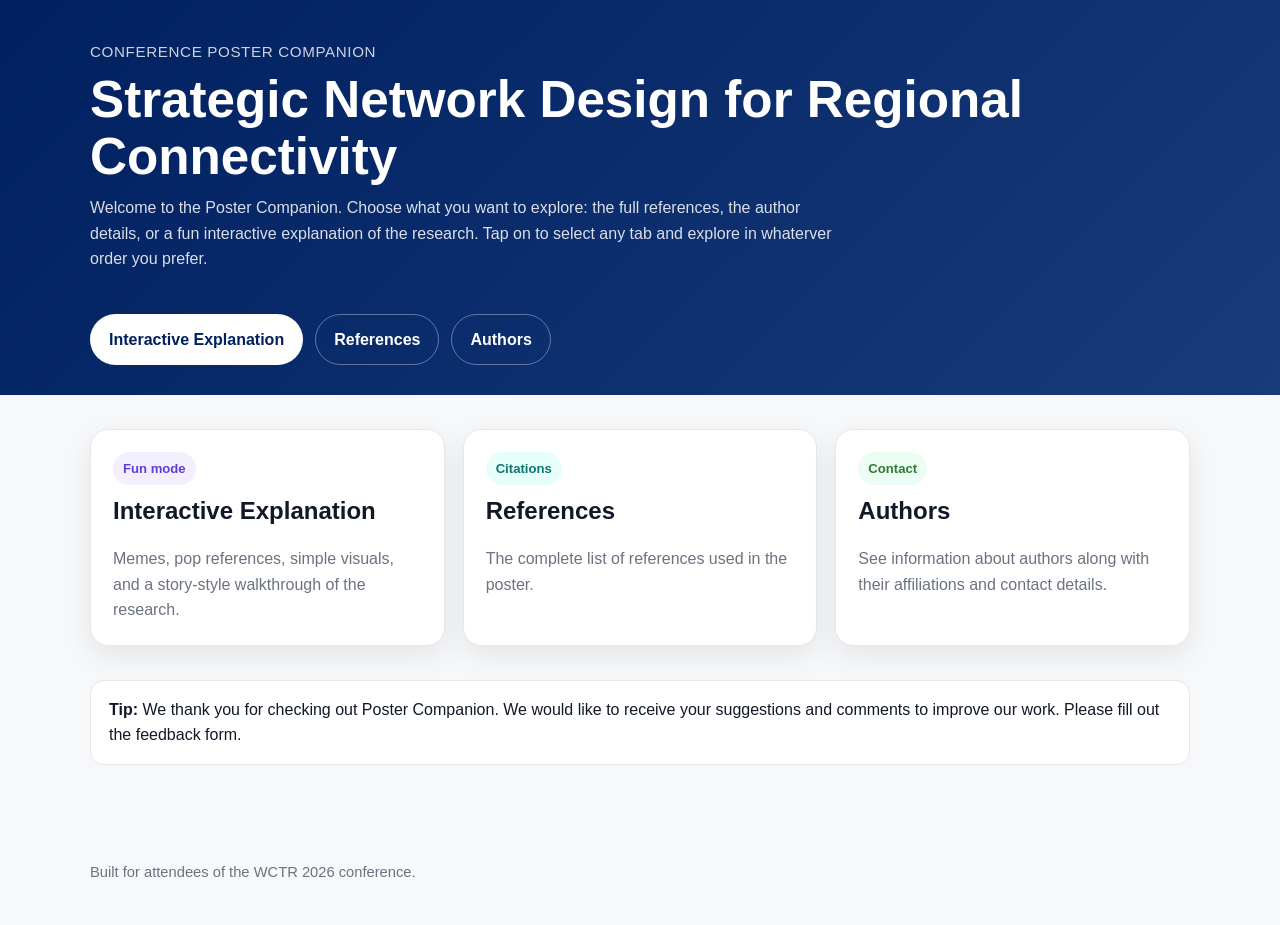
<file: index.html>
<!doctype html>
<html lang="en">
<head>
  <meta charset="utf-8" />
  <meta name="viewport" content="width=device-width,initial-scale=1" />
  <title>Conference Poster Companion</title>
  <link rel="stylesheet" href="styles.css" />
</head>
<body>
  <header class="hero">
    <div class="container">
      <div class="topbar">
        <div>
          <div class="brand">Conference Poster Companion</div>
          <h1 class="page-title">Strategic Network Design for Regional Connectivity</h1>
          <p class="subtitle">
            Welcome to the Poster Companion. Choose what you want to explore:
            the full references, the author details, or a fun interactive explanation of the research. Tap on to select any tab and explore in whaterver order you prefer.
          </p>
        </div>
      </div>

      <div class="hero-actions">
        <a class="btn btn-primary" href="explanation.html">Interactive Explanation</a>
        <a class="btn btn-secondary" href="references.html">References</a>
        <a class="btn btn-secondary" href="authors.html">Authors</a>
      </div>
    </div>
  </header>

  <main class="section">
    <div class="container">
      <div class="grid cards-3">
        <a class="card card-link" href="explanation.html">
          <span class="tag purple">Fun mode</span>
          <h2>Interactive Explanation</h2>
          <p>Memes, pop references, simple visuals, and a story-style walkthrough of the research.</p>
        </a>

        <a class="card card-link" href="references.html">
          <span class="tag teal">Citations</span>
          <h2>References</h2>
          <p>The complete list of references used in the poster.</p>
        </a>

        <a class="card card-link" href="authors.html">
          <span class="tag green">Contact</span>
          <h2>Authors</h2>
          <p>See information about authors along with their affiliations and contact details.</p>
        </a>
      </div>

      <div class="section">
       <div class="note">
        <strong>Tip:</strong> We thank you for checking out Poster Companion. We would like to receive your suggestions and comments to improve our work. Please fill out the
        <a href="https://forms.gle/PcdXLLpc63JHML6s5" target="_blank" rel="noopener noreferrer">
         feedback form.
        </a>
     </div>
   </div>
    </div>
  </main>

  <footer class="footer">
    <div class="container">
      Built for attendees of the WCTR 2026 conference.
    </div>
  </footer>
</body>
</html>
</file>
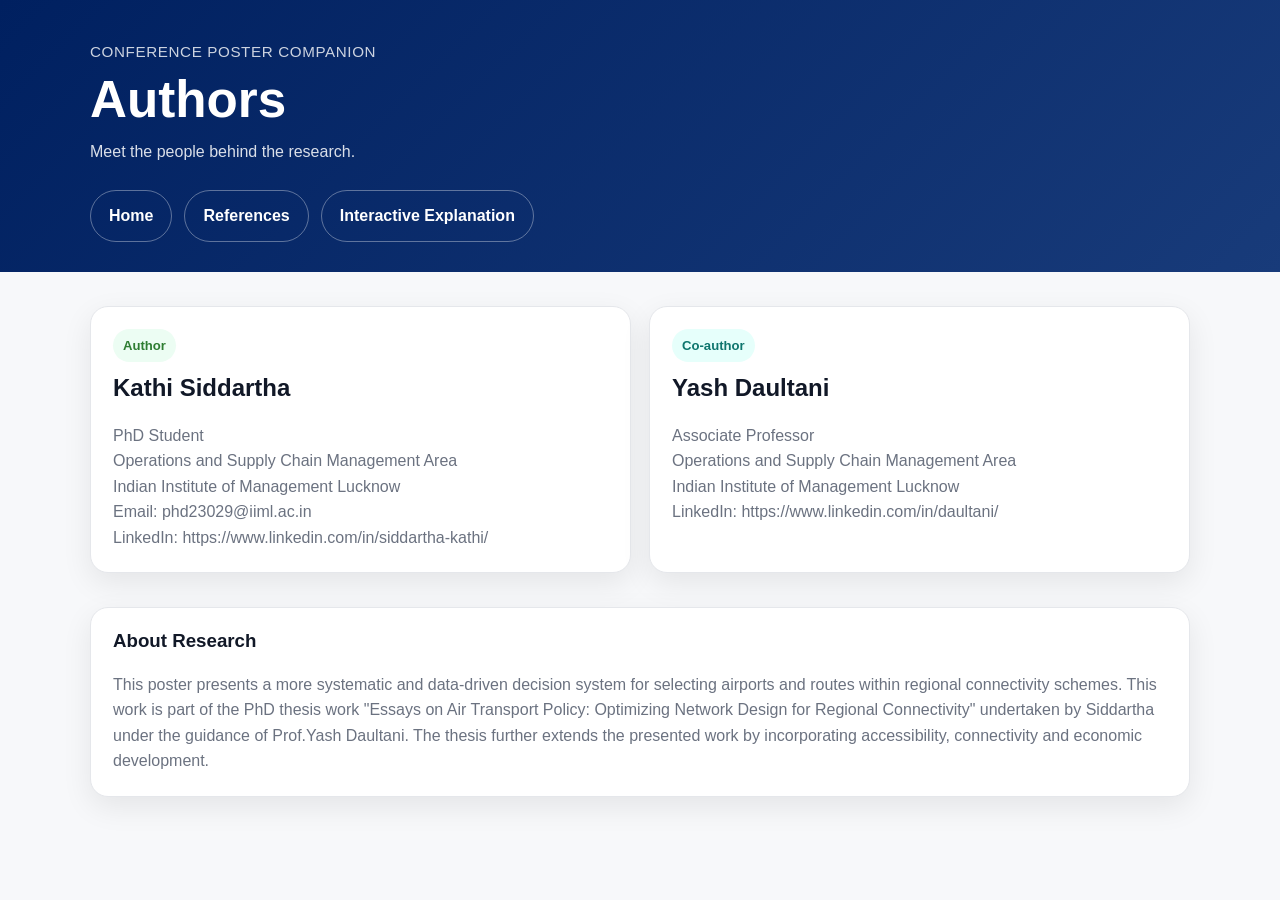
<file: authors.html>
<!doctype html>
<html lang="en">
<head>
  <meta charset="utf-8" />
  <meta name="viewport" content="width=device-width,initial-scale=1" />
  <title>Authors</title>
  <link rel="stylesheet" href="styles.css" />
</head>
<body>
  <header class="hero">
    <div class="container">
      <div class="brand">Conference Poster Companion</div>
      <h1 class="page-title">Authors</h1>
      <p class="subtitle">Meet the people behind the research.</p>
      <div class="hero-actions">
        <a class="btn btn-secondary" href="index.html">Home</a>
        <a class="btn btn-secondary" href="references.html">References</a>
        <a class="btn btn-secondary" href="explanation.html">Interactive Explanation</a>
      </div>
    </div>
  </header>

  <main class="section">
    <div class="container">
      <div class="grid cards-2">
        <section class="card">
          <span class="tag green">Author</span>
          <h2>Kathi Siddartha</h2>
          <p>
            PhD Student<br />
            Operations and Supply Chain Management Area<br />
            Indian Institute of Management Lucknow<br />
            Email: <a href="mailto:phd23029@iiml.ac.in">phd23029@iiml.ac.in</a><br />
            LinkedIn: <a href="https://www.linkedin.com/in/siddartha-kathi/" target="_blank" rel="noopener noreferrer">https://www.linkedin.com/in/siddartha-kathi/</a>
          </p>
        </section>

        <section class="card">
          <span class="tag teal">Co-author</span>
          <h2>Yash Daultani</h2>
          <p>
            Associate Professor<br />
            Operations and Supply Chain Management Area<br />
            Indian Institute of Management Lucknow<br />
            LinkedIn: <a href="https://www.linkedin.com/in/daultani/" target="_blank" rel="noopener noreferrer">https://www.linkedin.com/in/daultani/</a>
          </p>
        </section>
      </div>

      <div class="section">
        <section class="card">
          <h3>About Research</h3>
          <p>
            This poster presents a more systematic and data-driven decision system for selecting airports and routes within regional connectivity schemes. This work is part of the PhD thesis work "Essays on Air Transport Policy:
Optimizing Network Design for Regional Connectivity" undertaken by Siddartha under the guidance of Prof.Yash Daultani. The thesis further extends the presented work by incorporating accessibility, connectivity and economic development.
          </p>
        </section>
      </div>
    </div>
  </main>
</body>
</html>
</file>
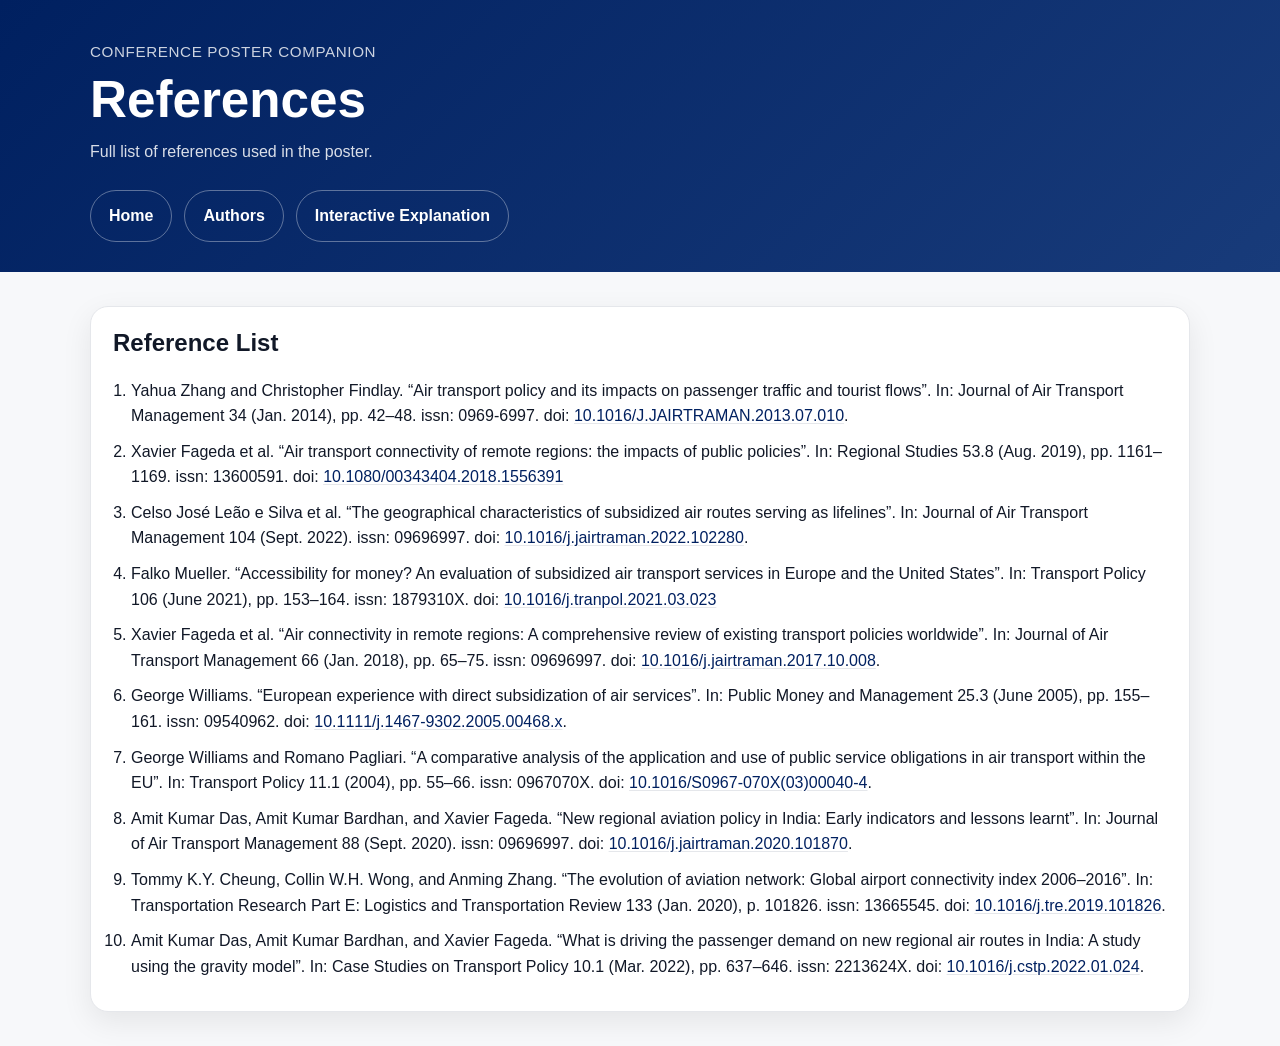
<file: references.html>
<!doctype html>
<html lang="en">
<head>
  <meta charset="utf-8" />
  <meta name="viewport" content="width=device-width,initial-scale=1" />
  <title>References</title>
  <link rel="stylesheet" href="styles.css" />
  <style>
    .doi-link {
      color: var(--navy);
      text-decoration: underline;
      text-decoration-color: var(--border);
      text-underline-offset: 2px;
    }

    .doi-link:hover,
    .doi-link:focus-visible {
      color: var(--teal);
    }
  </style>
</head>
<body>
  <header class="hero">
    <div class="container">
      <div class="brand">Conference Poster Companion</div>
      <h1 class="page-title">References</h1>
      <p class="subtitle">Full list of references used in the poster.</p>
      <div class="hero-actions">
        <a class="btn btn-secondary" href="index.html">Home</a>
        <a class="btn btn-secondary" href="authors.html">Authors</a>
        <a class="btn btn-secondary" href="explanation.html">Interactive Explanation</a>
      </div>
    </div>
  </header>

  <main class="section">
    <div class="container">
      <section class="card">
        <h2>Reference List</h2>

        <ol class="list-clean">
          <li>Yahua Zhang and Christopher Findlay. “Air transport policy and its impacts on passenger traffic and tourist flows”. In: Journal of Air Transport Management 34 (Jan. 2014), pp. 42–48. issn: 0969-6997. doi: <a class="doi-link" href="https://doi.org/10.1016/J.JAIRTRAMAN.2013.07.010" target="_blank" rel="noopener noreferrer">10.1016/J.JAIRTRAMAN.2013.07.010</a>.</li>
          <li>Xavier Fageda et al. “Air transport connectivity of remote regions: the impacts of public policies”. In: Regional Studies 53.8 (Aug. 2019), pp. 1161–1169. issn: 13600591. doi: <a class="doi-link" href="https://doi.org/10.1080/00343404.2018.1556391" target="_blank" rel="noopener noreferrer">10.1080/00343404.2018.1556391</a></li>
          <li>Celso José Leão e Silva et al. “The geographical characteristics of subsidized air routes serving as lifelines”. In: Journal of Air Transport Management 104 (Sept. 2022). issn: 09696997. doi: <a class="doi-link" href="https://doi.org/10.1016/j.jairtraman.2022.102280" target="_blank" rel="noopener noreferrer">10.1016/j.jairtraman.2022.102280</a>.</li>
          <li>Falko Mueller. “Accessibility for money? An evaluation of subsidized air transport services in Europe and the United States”. In: Transport Policy 106 (June 2021), pp. 153–164. issn: 1879310X. doi: <a class="doi-link" href="https://doi.org/10.1016/j.tranpol.2021.03.023" target="_blank" rel="noopener noreferrer">10.1016/j.tranpol.2021.03.023</a></li>
          <li>Xavier Fageda et al. “Air connectivity in remote regions: A comprehensive review of existing transport policies worldwide”. In: Journal of Air Transport Management 66 (Jan. 2018), pp. 65–75. issn: 09696997. doi: <a class="doi-link" href="https://doi.org/10.1016/j.jairtraman.2017.10.008" target="_blank" rel="noopener noreferrer">10.1016/j.jairtraman.2017.10.008</a>.</li>
          <li>George Williams. “European experience with direct subsidization of air services”. In: Public Money and Management 25.3 (June 2005), pp. 155–161. issn: 09540962. doi: <a class="doi-link" href="https://doi.org/10.1111/j.1467-9302.2005.00468.x" target="_blank" rel="noopener noreferrer">10.1111/j.1467-9302.2005.00468.x</a>.</li>
          <li>George Williams and Romano Pagliari. “A comparative analysis of the application and use of public service obligations in air transport within the EU”. In: Transport Policy 11.1 (2004), pp. 55–66. issn: 0967070X. doi: <a class="doi-link" href="https://doi.org/10.1016/S0967-070X(03)00040-4" target="_blank" rel="noopener noreferrer">10.1016/S0967-070X(03)00040-4</a>.</li>
          <li>Amit Kumar Das, Amit Kumar Bardhan, and Xavier Fageda. “New regional aviation policy in India: Early indicators and lessons learnt”. In: Journal of Air Transport Management 88 (Sept. 2020). issn: 09696997. doi: <a class="doi-link" href="https://doi.org/10.1016/j.jairtraman.2020.101870" target="_blank" rel="noopener noreferrer">10.1016/j.jairtraman.2020.101870</a>.</li>
          <li>Tommy K.Y. Cheung, Collin W.H. Wong, and Anming Zhang. “The evolution of aviation network: Global airport connectivity index 2006–2016”. In: Transportation Research Part E: Logistics and Transportation Review 133 (Jan. 2020), p. 101826. issn: 13665545. doi: <a class="doi-link" href="https://doi.org/10.1016/j.tre.2019.101826" target="_blank" rel="noopener noreferrer">10.1016/j.tre.2019.101826</a>.</li>
          <li>Amit Kumar Das, Amit Kumar Bardhan, and Xavier Fageda. “What is driving the passenger demand on new regional air routes in India: A study using the gravity model”. In: Case Studies on Transport Policy 10.1 (Mar. 2022), pp. 637–646. issn: 2213624X. doi: <a class="doi-link" href="https://doi.org/10.1016/j.cstp.2022.01.024" target="_blank" rel="noopener noreferrer">10.1016/j.cstp.2022.01.024</a>.</li>
        </ol>
      </section>
    </div>
  </main>
</body>
</html>
</file>
<file: styles.css>
:root {
  --bg: #f7f8fa;
  --card: #ffffff;
  --text: #111827;
  --muted: #6b7280;
  --border: #e5e7eb;
  --navy: #002060;
  --teal: #0f766e;
  --green: #2e7d32;
  --orange: #c65a11;
  --purple: #5b3fd6;
  --shadow: 0 10px 30px rgba(0, 0, 0, 0.08);
  --radius: 18px;
}

* {
  box-sizing: border-box;
}

html, body {
  margin: 0;
  padding: 0;
  background: var(--bg);
  color: var(--text);
  font-family: Arial, Helvetica, sans-serif;
  line-height: 1.6;
}

a {
  color: inherit;
  text-decoration: none;
}

.container {
  width: min(1100px, calc(100% - 32px));
  margin: 0 auto;
}

.hero {
  background: linear-gradient(135deg, var(--navy), #183b7a);
  color: white;
  padding: 40px 0 30px;
}

.hero .subtitle {
  color: rgba(255, 255, 255, 0.85);
  max-width: 760px;
  margin-top: 10px;
}

.topbar {
  display: flex;
  align-items: center;
  justify-content: space-between;
  gap: 20px;
  flex-wrap: wrap;
}

.brand {
  font-size: 0.95rem;
  letter-spacing: 0.04em;
  text-transform: uppercase;
  color: rgba(255,255,255,0.8);
}

.page-title {
  font-size: clamp(2rem, 4vw, 3.5rem);
  line-height: 1.1;
  margin: 8px 0 0;
}

.hero-actions {
  display: flex;
  flex-wrap: wrap;
  gap: 12px;
  margin-top: 26px;
}

.btn {
  display: inline-block;
  padding: 12px 18px;
  border-radius: 999px;
  font-weight: 700;
  border: 1px solid transparent;
  transition: transform 0.2s ease, box-shadow 0.2s ease, opacity 0.2s ease;
}

.btn:hover {
  transform: translateY(-2px);
  box-shadow: var(--shadow);
}

.btn-primary {
  background: white;
  color: var(--navy);
}

.btn-secondary {
  background: transparent;
  color: white;
  border-color: rgba(255,255,255,0.35);
}

.section {
  padding: 34px 0;
}

.grid {
  display: grid;
  gap: 18px;
}

.cards-3 {
  grid-template-columns: repeat(3, minmax(0, 1fr));
}

.cards-2 {
  grid-template-columns: repeat(2, minmax(0, 1fr));
}

@media (max-width: 900px) {
  .cards-3, .cards-2 {
    grid-template-columns: 1fr;
  }
}

.card {
  background: var(--card);
  border: 1px solid var(--border);
  border-radius: var(--radius);
  box-shadow: var(--shadow);
  padding: 22px;
}

.card h2, .card h3 {
  margin-top: 0;
  line-height: 1.2;
}

.card p {
  color: var(--muted);
  margin-bottom: 0;
}

.card-link {
  display: block;
  height: 100%;
  transition: transform 0.2s ease, box-shadow 0.2s ease;
}

.card-link:hover {
  transform: translateY(-3px);
  box-shadow: 0 14px 34px rgba(0, 0, 0, 0.12);
}

.tag {
  display: inline-block;
  font-size: 0.82rem;
  padding: 6px 10px;
  border-radius: 999px;
  background: #eef2ff;
  color: var(--navy);
  font-weight: 700;
  margin-bottom: 12px;
}

.tag.teal { background: #e6fffb; color: var(--teal); }
.tag.green { background: #ecfdf3; color: var(--green); }
.tag.orange { background: #fff5ec; color: var(--orange); }
.tag.purple { background: #f4efff; color: var(--purple); }

.list-clean {
  padding-left: 18px;
  margin: 0;
}

.list-clean li {
  margin: 10px 0;
}

.muted {
  color: var(--muted);
}

.small {
  font-size: 0.92rem;
}

.figure {
  width: 100%;
  border-radius: 14px;
  border: 1px solid var(--border);
  display: block;
}

.footer {
  padding: 28px 0 40px;
  color: var(--muted);
  font-size: 0.92rem;
}

.note {
  border-left: 5px solid var(--navy);
  background: white;
  padding: 16px 18px;
  border-radius: 14px;
  border: 1px solid var(--border);
}

.meme-row {
  display: flex;
  gap: 16px;
  align-items: flex-start;
  flex-wrap: wrap;
}

.meme-half {
  width: calc(50% - 8px);
}

@media (max-width: 900px) {
  .meme-half {
    width: 100%;
  }
}


/* =========================================
   Flip & Reveal Gamified Grid Styles
   ========================================= */

.flip-card {
  background-color: transparent;
  perspective: 1000px; /* Gives the 3D depth effect */
  min-height: 400px;
  margin-bottom: 20px;
}

.flip-card-inner {
  position: relative;
  width: 100%;
  height: 100%;
  transition: transform 0.7s cubic-bezier(0.4, 0.2, 0.2, 1);
  transform-style: preserve-3d;
  cursor: pointer;
}

/* Triggers the flip on hover (Desktop) and focus/active (Mobile tap) */
.flip-card:hover .flip-card-inner,
.flip-card:focus-within .flip-card-inner {
  transform: rotateY(180deg);
}

.flip-card-front, 
.flip-card-back {
  position: absolute;
  width: 100%;
  height: 100%;
  backface-visibility: hidden;
  -webkit-backface-visibility: hidden; /* Safari support */
  display: flex;
  flex-direction: column;
  overflow: hidden;
}

.flip-card-front {
  background-color: var(--card);
  z-index: 2;
  justify-content: space-between;
}

.flip-card-front .front-header {
  padding: 16px 22px;
}

.flip-card-front h3 {
  margin-bottom: 0;
}

.flip-card-front img.figure {
  flex-grow: 1;
  object-fit: contain;
  border-radius: 0;
  border-left: none;
  border-right: none;
  max-height: 260px;
  background-color: #f0f0f0; /* Soft background for images */
}

.flip-hint {
  text-align: center;
  font-size: 0.85rem;
  color: var(--muted);
  padding: 14px;
  font-weight: 700;
  background: #f8f9fa;
  border-top: 1px solid var(--border);
  text-transform: uppercase;
  letter-spacing: 0.05em;
}

.flip-card-back {
  background-color: var(--navy);
  color: white;
  transform: rotateY(180deg);
  justify-content: center;
  align-items: center;
  text-align: center;
  padding: 40px;
}

.flip-card-back h3 {
  color: white;
  margin-bottom: 15px;
}

.flip-card-back p {
  color: rgba(255, 255, 255, 0.9);
  font-size: 1.1rem;
}
</file>
